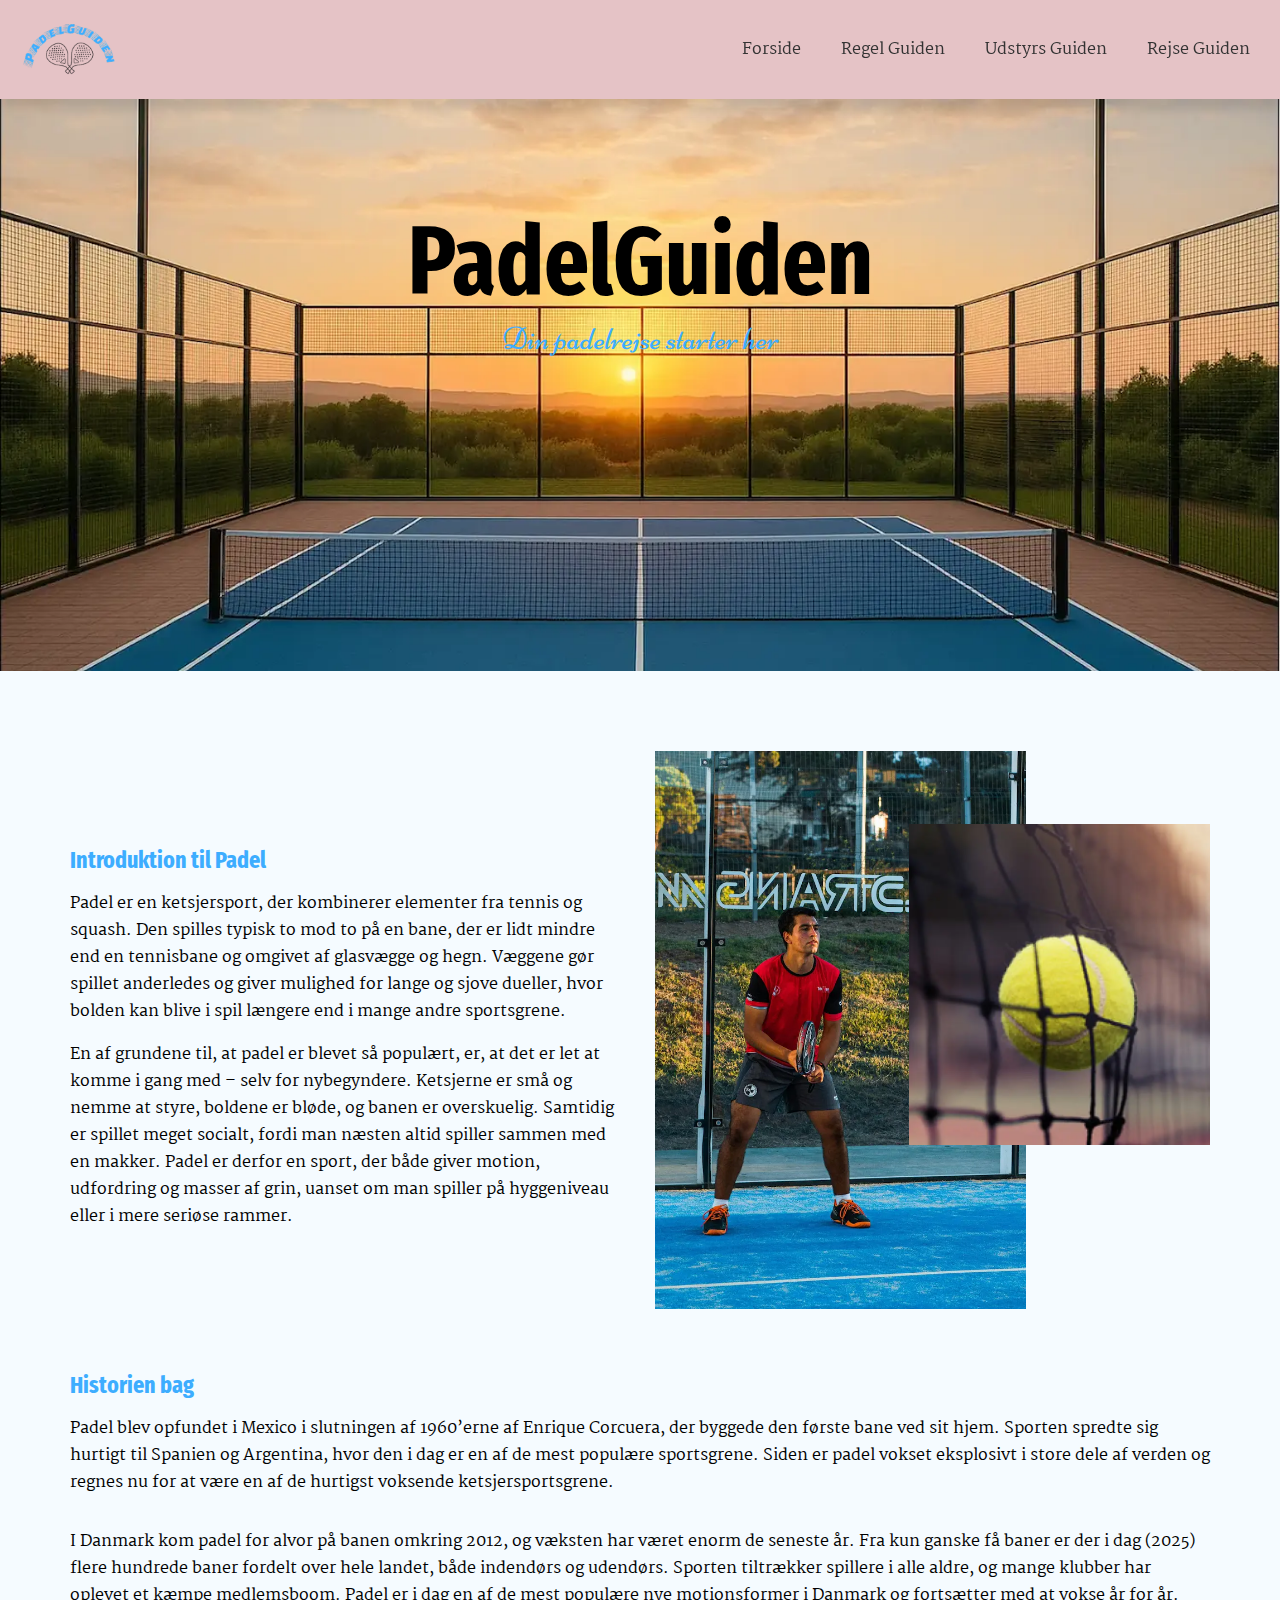
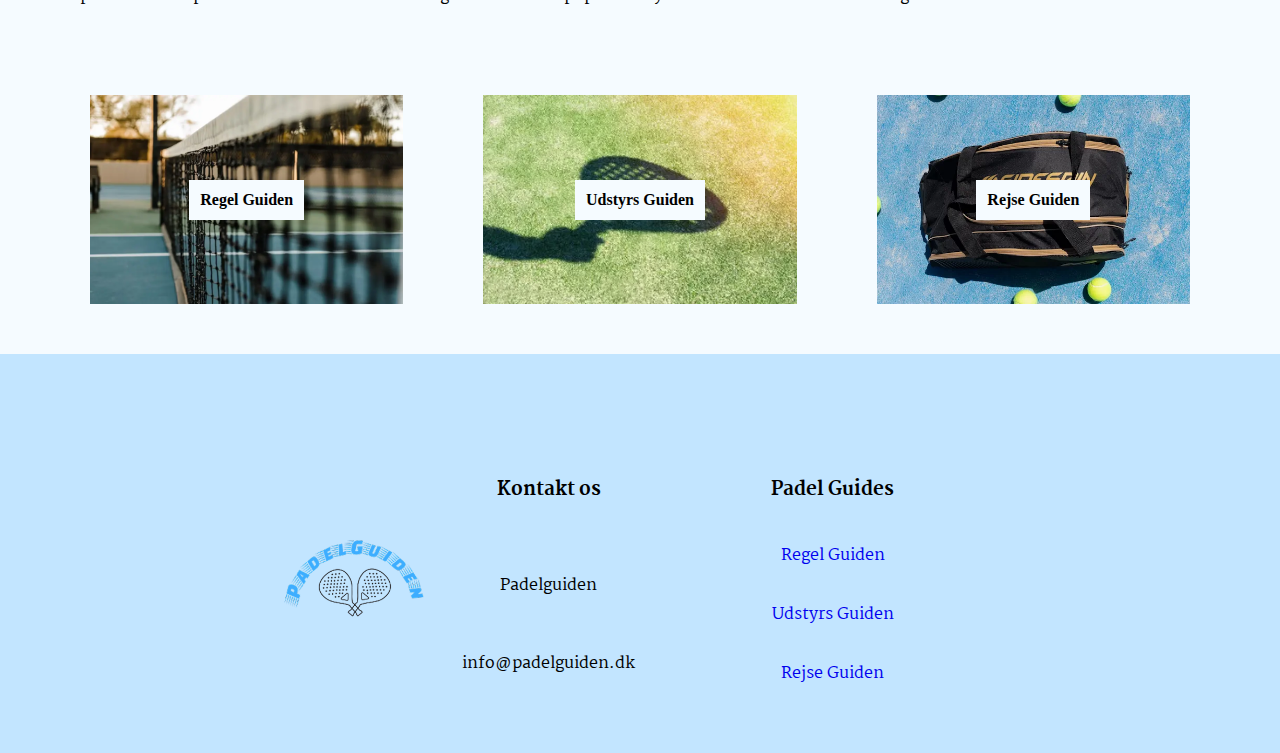
<file: index.html>
<!DOCTYPE html>
<html lang="da">

<head>
    <meta name="robots" content="noindex">
    <meta charset="UTF-8">
    <meta name="viewport" content="width=device-width, initial-scale=1.0">
    <title>PadelGuiden</title>
    <link rel="icon" type="image/png" sizes="32x32" href="favicon_io (4)/apple-touch-icon.png">


    <link rel="preconnect" href="https://fonts.googleapis.com">
    <link rel="preconnect" href="https://fonts.gstatic.com" crossorigin>
    <link
        href="https://fonts.googleapis.com/css2?family=Fira+Sans+Extra+Condensed:ital,wght@0,100;0,200;0,300;0,400;0,500;0,600;0,700;0,800;0,900;1,100;1,200;1,300;1,400;1,500;1,600;1,700;1,800;1,900&display=swap"
        rel="stylesheet">

    <link rel="preconnect" href="https://fonts.googleapis.com">
    <link rel="preconnect" href="https://fonts.gstatic.com" crossorigin>
    <link href="https://fonts.googleapis.com/css2?family=Martel:wght@200;300;400;600;700;800;900&display=swap"
        rel="stylesheet">
    <link rel="preconnect" href="https://fonts.googleapis.com">
    <link rel="preconnect" href="https://fonts.gstatic.com" crossorigin>
    <link href="https://fonts.googleapis.com/css2?family=Niconne&display=swap" rel="stylesheet">

    <link rel="stylesheet" href="style.css">
    <link rel="stylesheet" href="layout.css">
</head>

<body>
    <header>
        <div class="logo">
            <a href="index.html">
                <img src="img/logo.png" alt="Logo">
            </a>
        </div>
        <nav>
            <ul class="menu">
                <li><a href="index.html">Forside</a></li>
                <li><a href="regler.html">Regel Guiden</a></li>
                <li><a href="udstyr.html">Udstyrs Guiden</a></li>
                <li><a href="rejse.html">Rejse Guiden</a></li>
            </ul>
            <button class="burger">
                <span class="line"></span>
                <span class="line"></span>
                <span class="line"></span>
            </button>
        </nav>

    </header>
    <main class="main_forside">
        <div class="grid_bgbilled">
            <div class="baggrundbillede"><img src="img/padelbane-bg.webp" alt="Padelbane med sol i baggrunden"></div>
            <h1 class="h1_forside">PadelGuiden</h1>
            <h2 class="h2_forside">Din padelrejse starter her</h2>
        </div>
        <div class="width_forside">
            <div class="grid_1_1_forside">
                <div class="tekst1">
                    <h2>Introduktion til Padel</h2>
                    <p>Padel er en ketsjersport, der kombinerer elementer fra tennis og squash. Den spilles typisk to
                        mod
                        to
                        på en bane, der er
                        lidt mindre end en tennisbane og omgivet af glasvægge og hegn. Væggene gør spillet anderledes og
                        giver
                        mulighed for
                        lange og sjove dueller, hvor bolden kan blive i spil længere end i mange andre sportsgrene.
                    </p>

                    <p>
                        En af grundene til, at padel er blevet så populært, er, at det er let at komme i gang med – selv
                        for
                        nybegyndere.
                        Ketsjerne er små og nemme at styre, boldene er bløde, og banen er overskuelig. Samtidig er
                        spillet
                        meget
                        socialt, fordi
                        man næsten altid spiller sammen med en makker.
                        Padel er derfor en sport, der både giver motion, udfordring og masser af grin, uanset om man
                        spiller
                        på
                        hyggeniveau
                        eller i mere seriøse rammer.
                    </p>
                </div>
                <div class="overlap">
                    <div class="padelspiller"><img src="img/padelspiller.webp" alt="Padelspiller"></div>
                    <div class="padelbold"><img src="img/padelbold.webp" alt="padelbold"></div>
                </div>
                <div class="tekst2">
                    <h2>Historien bag</h2>
                    <p>Padel blev opfundet i Mexico i slutningen af 1960’erne af Enrique Corcuera, der byggede den
                        første bane ved sit hjem.
                        Sporten spredte sig hurtigt til Spanien og Argentina, hvor den i dag er en af de mest populære
                        sportsgrene. Siden er
                        padel vokset eksplosivt i store dele af verden og regnes nu for at være en af de hurtigst
                        voksende ketsjersportsgrene.
                    </p>
                    <p>
                        I Danmark kom padel for alvor på banen omkring 2012, og væksten har været enorm de seneste år.
                        Fra kun ganske få baner
                        er der i dag (2025) flere hundrede baner fordelt over hele landet, både indendørs og udendørs.
                        Sporten tiltrækker
                        spillere i alle aldre, og mange klubber har oplevet et kæmpe medlemsboom. Padel er i dag en af
                        de mest populære nye
                        motionsformer i Danmark og fortsætter med at vokse år for år.
                    </p>
                </div>
            </div>
            <div class="grid_1_1_1">
                <div class="cta">
                    <div class="billede_cta"><img src="img/regelguide.webp" alt="Billede af net"></div>
                    <a class="menupunkt" href="regler.html">Regel Guiden</a>
                </div>
                <div class="cta">
                    <div class="billede_cta"><img src="img/udstyrguide.webp" alt="Skyggen af et bat"></div>
                    <a class="menupunkt" href="udstyr.html">Udstyrs Guiden</a>
                </div>
                <div class="cta">
                    <div class="billede_cta"><img src="img/rejseguide.webp" alt="Billede af taske"></div>
                    <a class="menupunkt" href="rejse.html">Rejse Guiden</a>
                </div>
            </div>
        </div>
    </main>
    <footer>
        <div class="grid_footer">
            <div class="footer_logo"><img src="img/logo.png" alt="Logo"></div>
            <div class="footer_kontakt">
                <h3 class="footer_h3">Kontakt os</h3>
                <p>Padelguiden</p>
                <p>info@padelguiden.dk</p>
            </div>
            <div class="footer_guide">
                <h3 class="footer_h3">Padel Guides</h3>
                <a href="regler.html">
                    <p>Regel Guiden</p>
                </a>
                <a href="udstyr.html">
                    <p>Udstyrs Guiden</p>
                </a>
                <a href="rejse.html">
                    <p>Rejse Guiden</p>
                </a>
            </div>
        </div>

    </footer>
    <script src="menu.js"></script>

</body>

</html>
</file>
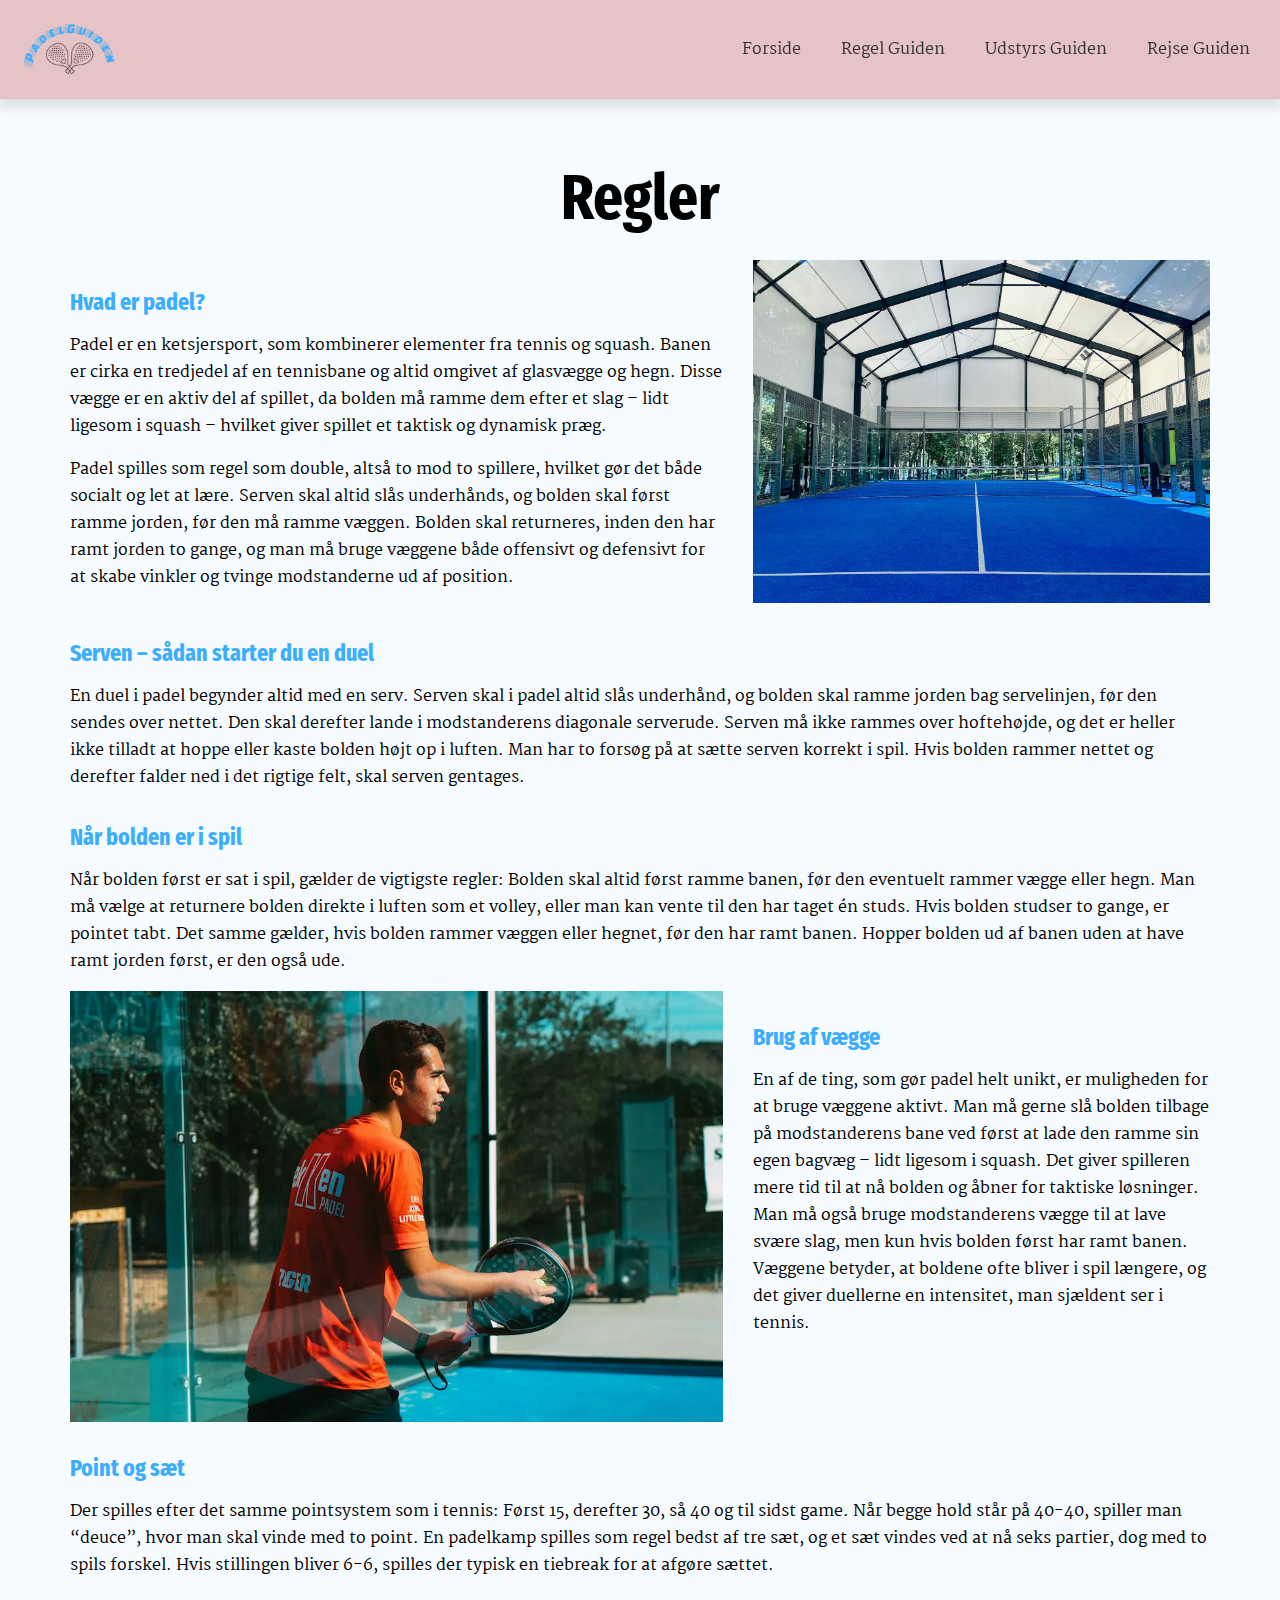
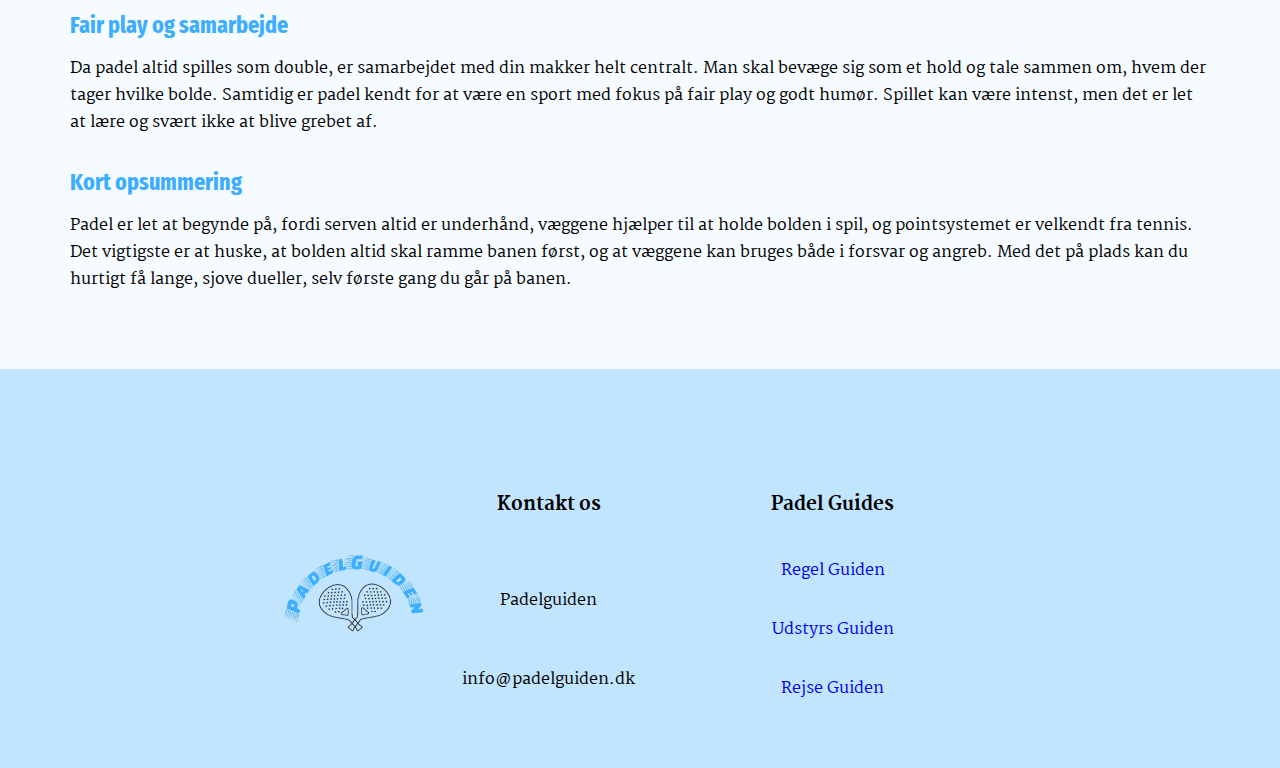
<file: regler.html>
<!DOCTYPE html>
<html lang="da">

<head>
    <meta name="robots" content="noindex">
    <meta charset="UTF-8">
    <meta name="viewport" content="width=device-width, initial-scale=1.0">
    <title>PadelGuiden</title>
    <link rel="icon" type="image/png" sizes="32x32" href="favicon_io (4)/apple-touch-icon.png">

    <link rel="preconnect" href="https://fonts.googleapis.com">
    <link rel="preconnect" href="https://fonts.gstatic.com" crossorigin>
    <link
        href="https://fonts.googleapis.com/css2?family=Fira+Sans+Extra+Condensed:ital,wght@0,100;0,200;0,300;0,400;0,500;0,600;0,700;0,800;0,900;1,100;1,200;1,300;1,400;1,500;1,600;1,700;1,800;1,900&display=swap"
        rel="stylesheet">

    <link rel="preconnect" href="https://fonts.googleapis.com">
    <link rel="preconnect" href="https://fonts.gstatic.com" crossorigin>
    <link href="https://fonts.googleapis.com/css2?family=Martel:wght@200;300;400;600;700;800;900&display=swap"
        rel="stylesheet">

    <link rel="stylesheet" href="style.css">
    <link rel="stylesheet" href="layout.css">
</head>

<body>
    <header>
        <div class="logo">
            <a href="index.html">
                <img src="img/logo.png" alt="Logo">
            </a>
        </div>
        <nav>
            <ul class="menu">
                <li><a href="index.html">Forside</a></li>
                <li><a href="regler.html">Regel Guiden</a></li>
                <li><a href="udstyr.html">Udstyrs Guiden</a></li>
                <li><a href="rejse.html">Rejse Guiden</a></li>
            </ul>
            <button class="burger">
                <span class="line"></span>
                <span class="line"></span>
                <span class="line"></span>
            </button>
        </nav>

    </header>
    <main>
        <h1>Regler</h1>
        <div class="grid-1-1">
            <div>
                <h2>Hvad er padel?</h2>
                <p>Padel er en ketsjersport, som kombinerer elementer fra tennis og squash. Banen er cirka en tredjedel
                    af en tennisbane og
                    altid omgivet af glasvægge og hegn. Disse vægge er en aktiv del af spillet, da bolden må ramme dem
                    efter et slag – lidt
                    ligesom i squash – hvilket giver spillet et taktisk og dynamisk præg.</p>
                <p>Padel spilles som regel som double, altså to mod to spillere, hvilket gør det både socialt og let at
                    lære. Serven skal
                    altid slås underhånds, og bolden skal først ramme jorden, før den må ramme væggen. Bolden skal
                    returneres, inden den har
                    ramt jorden to gange, og man må bruge væggene både offensivt og defensivt for at skabe vinkler og
                    tvinge modstanderne ud
                    af position.</p>
            </div>
            <div class="padelbane_regler">
                <img src="img/padelbane.webp" alt="Padelbane">
            </div>
        </div>
        <h2>Serven – sådan starter du en duel</h2>
        <p>En duel i padel begynder altid med en serv. Serven skal i padel altid slås underhånd, og bolden skal ramme
            jorden bag
            servelinjen, før den sendes over nettet. Den skal derefter lande i modstanderens diagonale serverude. Serven
            må ikke
            rammes over hoftehøjde, og det er heller ikke tilladt at hoppe eller kaste bolden højt op i luften. Man har
            to forsøg på
            at sætte serven korrekt i spil. Hvis bolden rammer nettet og derefter falder ned i det rigtige felt, skal
            serven
            gentages.
        </p>
        <h2>Når bolden er i spil</h2>
        <p>Når bolden først er sat i spil, gælder de vigtigste regler: Bolden skal altid først ramme banen, før den
            eventuelt
            rammer vægge eller hegn. Man må vælge at returnere bolden direkte i luften som et volley, eller man kan
            vente til den
            har taget én studs. Hvis bolden studser to gange, er pointet tabt. Det samme gælder, hvis bolden rammer
            væggen eller
            hegnet, før den har ramt banen. Hopper bolden ud af banen uden at have ramt jorden først, er den også ude.
        </p>
        <div class="grid-1-1">
            <div>
                <h2>Brug af vægge
                </h2>
                <p>En af de ting, som gør padel helt unikt, er muligheden for at bruge væggene aktivt. Man må gerne slå
                    bolden tilbage på
                    modstanderens bane ved først at lade den ramme sin egen bagvæg – lidt ligesom i squash. Det giver
                    spilleren mere tid til
                    at nå bolden og åbner for taktiske løsninger. Man må også bruge modstanderens vægge til at lave
                    svære
                    slag, men kun hvis
                    bolden først har ramt banen. Væggene betyder, at boldene ofte bliver i spil længere, og det giver
                    duellerne en
                    intensitet, man sjældent ser i tennis.
                </p>
            </div>
            <div class="order"><img src="img/glas.webp" alt="Mand som står ved glasset på en padelbane"></div>
        </div>
        <h2>Point og sæt</h2>
        <p>Der spilles efter det samme pointsystem som i tennis: Først 15, derefter 30, så 40 og til sidst game. Når
            begge hold
            står på 40-40, spiller man “deuce”, hvor man skal vinde med to point. En padelkamp spilles som regel bedst
            af tre sæt,
            og et sæt vindes ved at nå seks partier, dog med to spils forskel. Hvis stillingen bliver 6-6, spilles der
            typisk en
            tiebreak for at afgøre sættet.
        </p>
        <h2>Fair play og samarbejde</h2>
        <p>Da padel altid spilles som double, er samarbejdet med din makker helt centralt. Man skal bevæge sig som et
            hold og tale
            sammen om, hvem der tager hvilke bolde. Samtidig er padel kendt for at være en sport med fokus på fair play
            og godt
            humør. Spillet kan være intenst, men det er let at lære og svært ikke at blive grebet af.
        </p>
        <h2>Kort opsummering</h2>
        <p>Padel er let at begynde på, fordi serven altid er underhånd, væggene hjælper til at holde bolden i spil, og
            pointsystemet er velkendt fra tennis. Det vigtigste er at huske, at bolden altid skal ramme banen først, og
            at væggene
            kan bruges både i forsvar og angreb. Med det på plads kan du hurtigt få lange, sjove dueller, selv første
            gang du går på
            banen.
        </p>
    </main>
    <footer>
        <div class="grid_footer">
            <div class="footer_logo"><img src="img/logo.png" alt="Logo"></div>
            <div class="footer_kontakt">
                <h3 class="footer_h3">Kontakt os</h3>
                <p>Padelguiden</p>
                <p>info@padelguiden.dk</p>
            </div>
            <div class="footer_guide">
                <h3 class="footer_h3">Padel Guides</h3>
                <a href="regler.html">
                    <p>Regel Guiden</p>
                </a>
                <a href="udstyr.html">
                    <p>Udstyrs Guiden</p>
                </a>
                <a href="rejse.html">
                    <p>Rejse Guiden</p>
                </a>
            </div>
        </div>
    </footer>
    <script src="menu.js"></script>
</body>

</html>
</file>
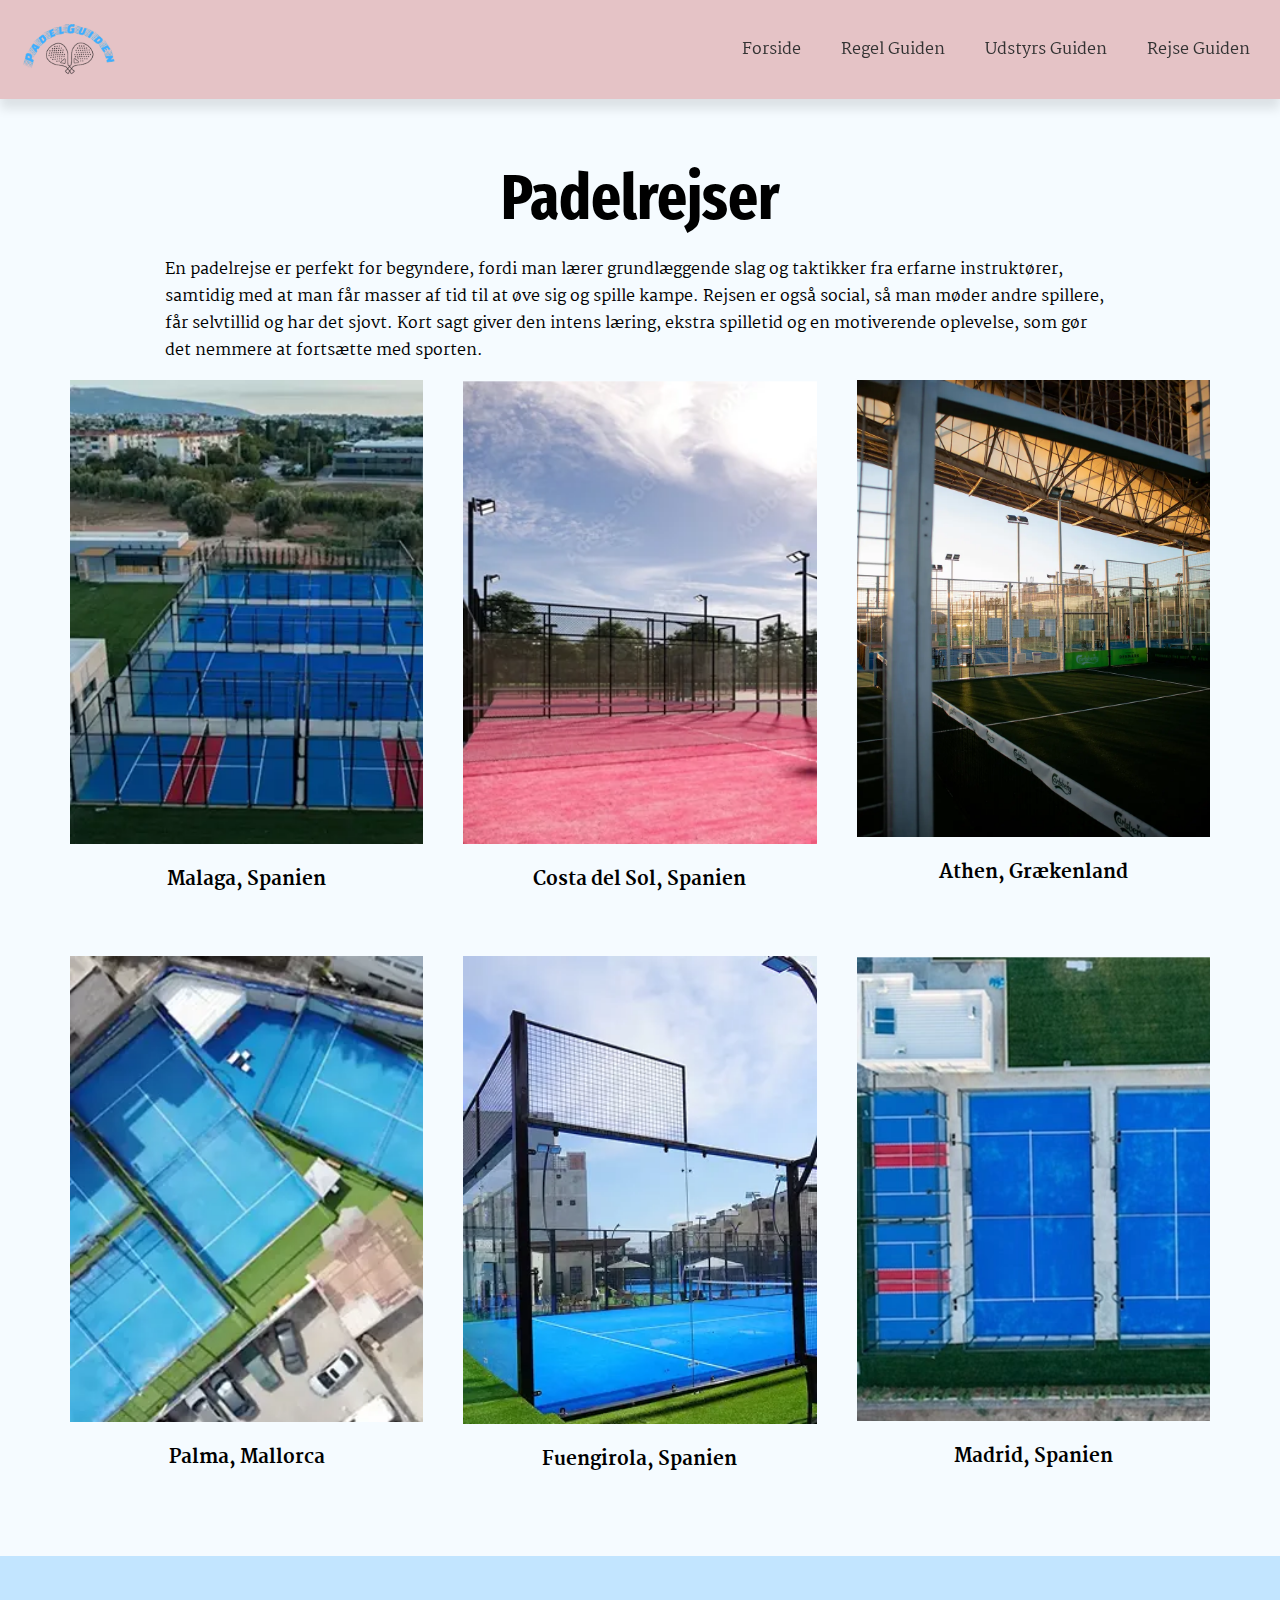
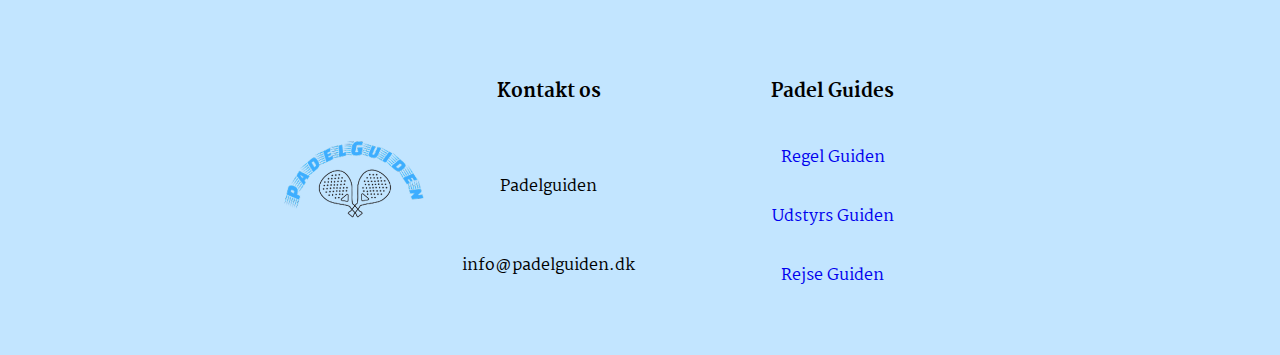
<file: rejse.html>
<!DOCTYPE html>
<html lang="da">

<head>
    <meta name="robots" content="noindex">
    <meta charset="UTF-8">
    <meta name="viewport" content="width=device-width, initial-scale=1.0">
    <title>PadelGuiden</title>
    <link rel="icon" type="image/png" sizes="32x32" href="favicon_io (4)/apple-touch-icon.png">

    <link rel="preconnect" href="https://fonts.googleapis.com">
    <link rel="preconnect" href="https://fonts.gstatic.com" crossorigin>
    <link
        href="https://fonts.googleapis.com/css2?family=Fira+Sans+Extra+Condensed:ital,wght@0,100;0,200;0,300;0,400;0,500;0,600;0,700;0,800;0,900;1,100;1,200;1,300;1,400;1,500;1,600;1,700;1,800;1,900&display=swap"
        rel="stylesheet">

    <link rel="preconnect" href="https://fonts.googleapis.com">
    <link rel="preconnect" href="https://fonts.gstatic.com" crossorigin>
    <link href="https://fonts.googleapis.com/css2?family=Martel:wght@200;300;400;600;700;800;900&display=swap"
        rel="stylesheet">

    <link rel="stylesheet" href="style.css">
    <link rel="stylesheet" href="layout.css">
</head>

<body>
    <header>
        <div class="logo">
            <a href="index.html">
                <img src="img/logo.png" alt="Logo">
            </a>
        </div>
        <nav>
            <ul class="menu">
                <li><a href="index.html">Forside</a></li>
                <li><a href="regler.html">Regel Guiden</a></li>
                <li><a href="udstyr.html">Udstyrs Guiden</a></li>
                <li><a href="rejse.html">Rejse Guiden</a></li>
            </ul>
            <button class="burger">
                <span class="line"></span>
                <span class="line"></span>
                <span class="line"></span>
            </button>
        </nav>

    </header>
    <main>
        <div>
            <h1>Padelrejser</h1>
            <div class="p_rejse">
                <p>En padelrejse er perfekt for begyndere, fordi man lærer grundlæggende slag og taktikker fra erfarne
                    instruktører,
                    samtidig med at man får masser af tid til at øve sig og spille kampe. Rejsen er også social, så man
                    møder andre
                    spillere, får selvtillid og har det sjovt. Kort sagt giver den intens læring, ekstra spilletid og en
                    motiverende
                    oplevelse, som gør det nemmere at fortsætte med sporten.
                </p>
            </div>
        </div>
        <div class="grid-padel">
            <div><a class="img_cta" href="spanien.html"> <img src="img/malagaa.webp" alt="Spanien">
                </a>
                <a class="tekst_cta" href="spanien.html">
                    <h3>Malaga, Spanien</h3>
                </a>
            </div>
            <div><a class="img_cta" href="spanien.html"> <img src="img/costadelsol.webp" alt="Spanien">
                </a>
                <a class="tekst_cta" href="spanien.html">
                    <h3>Costa del Sol, Spanien</h3>
                </a>
            </div>
            <div><a class="img_cta" href="spanien.html"> <img src="img/greece.webp" alt="Spanien">
                </a>
                <a class="tekst_cta" href="spanien.html">
                    <h3>Athen, Grækenland</h3>
                </a>
            </div>
            <div><a class="img_cta" href="spanien.html"> <img src="img/spa.webp" alt="Spanien">
                </a>
                <a class="tekst_cta" href="spanien.html">
                    <h3>Palma, Mallorca</h3>
                </a>
            </div>
            <div><a class="img_cta" href="spanien.html"> <img src="img/grecce2.webp" alt="Spanien">
                </a>
                <a class="tekst_cta" href="spanien.html">
                    <h3>Fuengirola, Spanien</h3>
                </a>
            </div>
            <div><a class="img_cta" href="spanien.html"> <img src="img/spanienn.webp" alt="Spanien">
                </a>
                <a class="tekst_cta" href="spanien.html">
                    <h3>Madrid, Spanien</h3>
                </a>
            </div>
        </div>
    </main>
    <footer>
        <div class="grid_footer">
            <div class="footer_logo"><img src="img/logo.png" alt="Logo"></div>
            <div class="footer_kontakt">
                <h3 class="footer_h3">Kontakt os</h3>
                <p>Padelguiden</p>
                <p>info@padelguiden.dk</p>
            </div>
            <div class="footer_guide">
                <h3 class="footer_h3">Padel Guides</h3>
                <a href="regler.html">
                    <p>Regel Guiden</p>
                </a>
                <a href="udstyr.html">
                    <p>Udstyrs Guiden</p>
                </a>
                <a href="rejse.html">
                    <p>Rejse Guiden</p>
                </a>
            </div>
        </div>
    </footer>
    <script src="menu.js"></script>
</body>

</html>
</file>
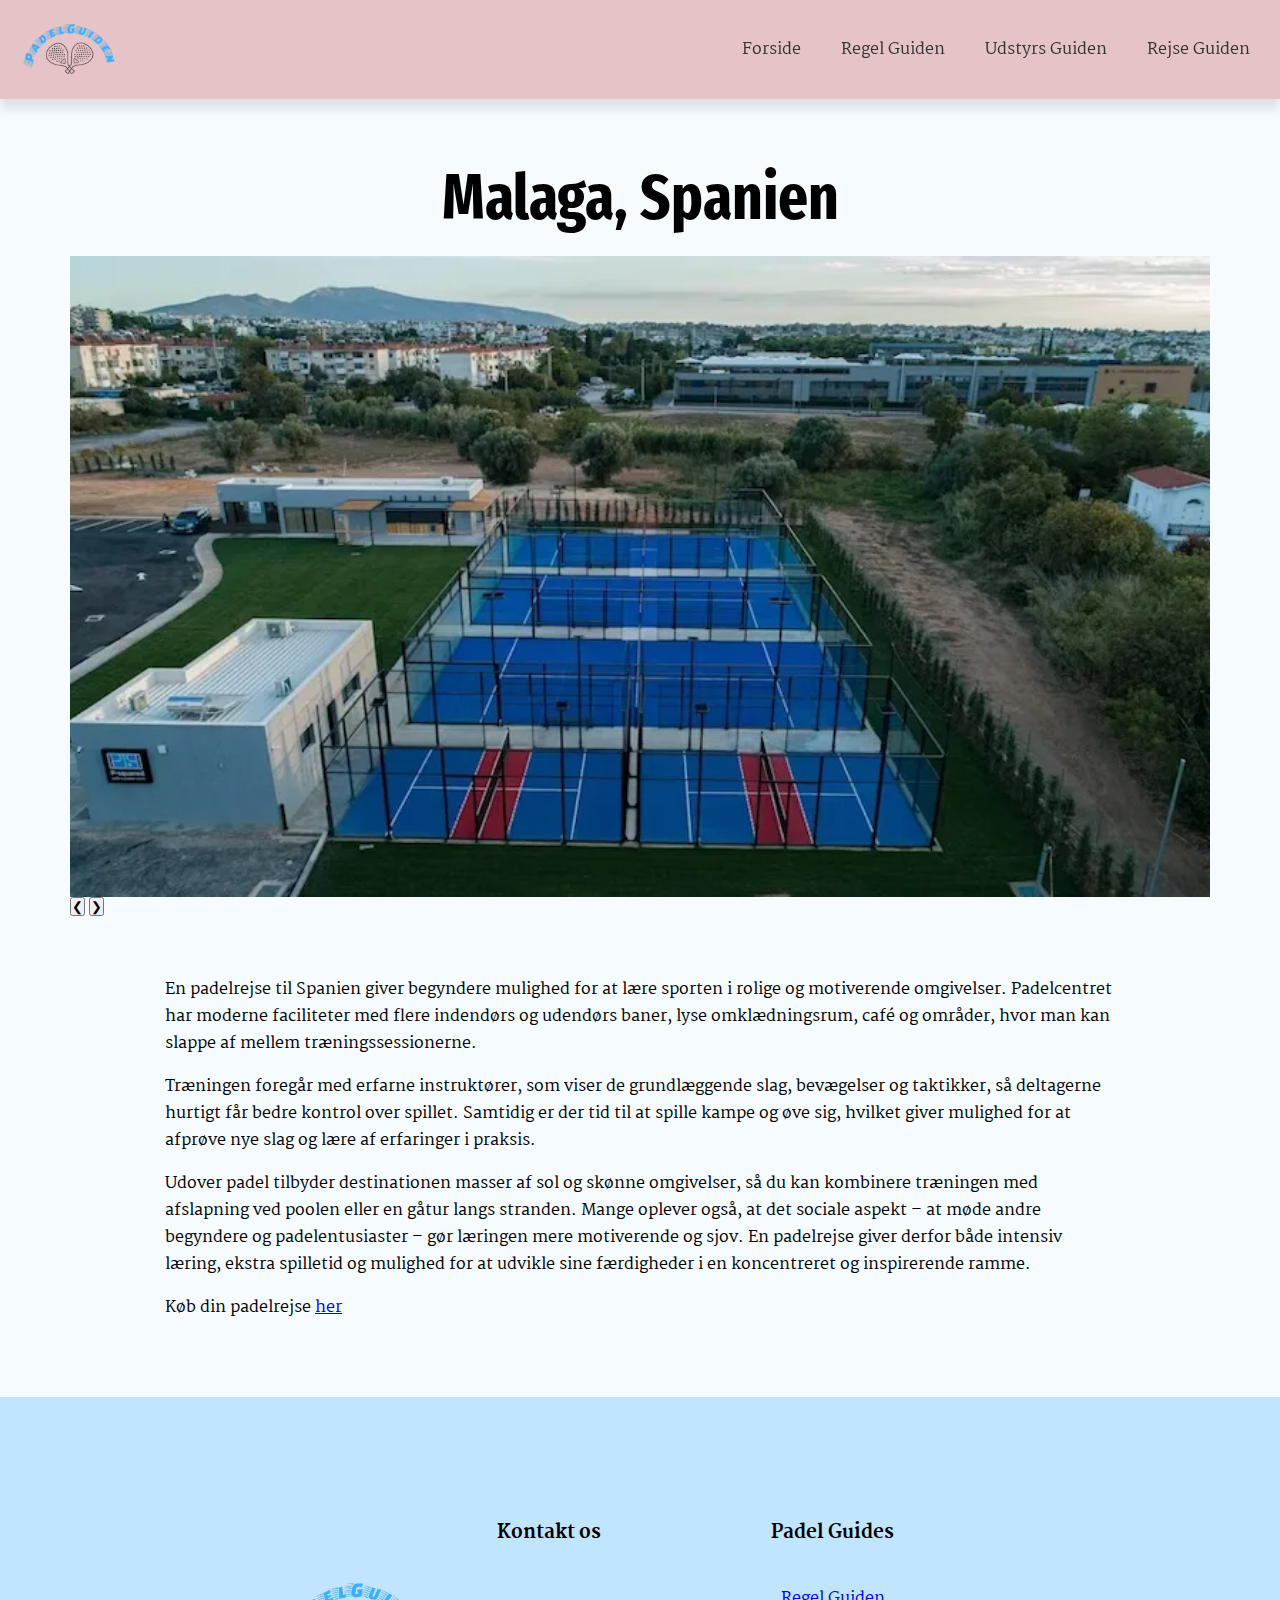
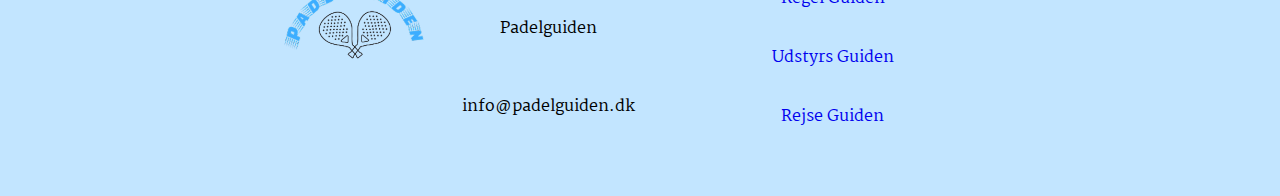
<file: spanien.html>
<!DOCTYPE html>
<html lang="da">

<head>
    <meta name="robots" content="noindex">
    <title>Malaga, Spanien</title>
    <link rel="icon" type="image/png" sizes="32x32" href="favicon_io (4)/apple-touch-icon.png">

    <meta name="viewport" content="width=device-width, initial-scale=1">
    <link rel="stylesheet" href="https://www.w3schools.com/w3css/5/w3.css">

    <link rel="preconnect" href="https://fonts.googleapis.com">
    <link rel="preconnect" href="https://fonts.gstatic.com" crossorigin>
    <link
        href="https://fonts.googleapis.com/css2?family=Fira+Sans+Extra+Condensed:ital,wght@0,100;0,200;0,300;0,400;0,500;0,600;0,700;0,800;0,900;1,100;1,200;1,300;1,400;1,500;1,600;1,700;1,800;1,900&display=swap"
        rel="stylesheet">

    <link rel="preconnect" href="https://fonts.googleapis.com">
    <link rel="preconnect" href="https://fonts.gstatic.com" crossorigin>
    <link href="https://fonts.googleapis.com/css2?family=Martel:wght@200;300;400;600;700;800;900&display=swap"
        rel="stylesheet">

    <link rel="stylesheet" href="style.css">
    <link rel="stylesheet" href="layout.css">
</head>

<body>
    <header>
        <div class="logo">
            <a href="index.html">
                <img src="img/logo.png" alt="Logo">
            </a>
        </div>
        <nav>
            <ul class="menu">
                <li><a href="index.html">Forside</a></li>
                <li><a href="regler.html">Regel Guiden</a></li>
                <li><a href="udstyr.html">Udstyrs Guiden</a></li>
                <li><a href="rejse.html">Rejse Guiden</a></li>
            </ul>
            <button class="burger">
                <span class="line"></span>
                <span class="line"></span>
                <span class="line"></span>
            </button>
        </nav>

    </header>
    <main>
        <h1 class="w3-center">Malaga, Spanien</h1>

        <div class="w3-content w3-display-container">
            <img class="mySlides" src="img/spanien.webp" alt="padelbaner" style="width:100%">
            <img class="mySlides" src="img/hotel.webp" alt="Hotel" style="width:100%">
            <img class="mySlides" src="img/strand.webp" alt="strand" style="width:100%">
            <img class="mySlides" src="img/villa.webp" alt="padelspiller" style="width:100%">
            <img class="mySlides" src="img/baneomraade.webp" alt="padelspiller" style="width:100%">

            <button class="w3-button w3-black w3-display-left" onclick="plusDivs(-1)">&#10094;</button>
            <button class="w3-button w3-black w3-display-right" onclick="plusDivs(1)">&#10095;</button>
        </div>
        <div class="p_spanien">
            <p>En padelrejse til Spanien giver begyndere mulighed for at lære sporten i rolige og motiverende
                omgivelser.
                Padelcentret
                har moderne faciliteter med flere indendørs og udendørs baner, lyse omklædningsrum, café og områder,
                hvor
                man kan slappe
                af mellem træningssessionerne.</p>
            <p>
                Træningen foregår med erfarne instruktører, som viser de grundlæggende slag, bevægelser og taktikker, så
                deltagerne
                hurtigt får bedre kontrol over spillet. Samtidig er der tid til at spille kampe og øve sig, hvilket
                giver
                mulighed for
                at afprøve nye slag og lære af erfaringer i praksis.</p>
            <p>
                Udover padel tilbyder destinationen masser af sol og skønne omgivelser, så du kan kombinere træningen
                med
                afslapning ved
                poolen eller en gåtur langs stranden. Mange oplever også, at det sociale aspekt – at møde andre
                begyndere og
                padelentusiaster – gør læringen mere motiverende og sjov. En padelrejse giver derfor både intensiv
                læring,
                ekstra
                spilletid og mulighed for at udvikle sine færdigheder i en koncentreret og inspirerende ramme.
            </p>
            <p>Køb din padelrejse <a href="https://padelrejsespanien.dk/" target="_blank">
                    her</a></p>
        </div>
    </main>
    <footer>
        <div class="grid_footer">
            <div class="footer_logo"><img src="img/logo.png" alt="Logo"></div>
            <div class="footer_kontakt">
                <h3 class="footer_h3">Kontakt os</h3>
                <p>Padelguiden</p>
                <p>info@padelguiden.dk</p>
            </div>
            <div class="footer_guide">
                <h3 class="footer_h3">Padel Guides</h3>
                <a href="regler.html">
                    <p>Regel Guiden</p>
                </a>
                <a href="udstyr.html">
                    <p>Udstyrs Guiden</p>
                </a>
                <a href="rejse.html">
                    <p>Rejse Guiden</p>
                </a>
            </div>
        </div>
    </footer>
    <script src="menu.js"></script>
    <script>
        var slideIndex = 1;
        showDivs(slideIndex);

        function plusDivs(n) {
            showDivs(slideIndex += n);
        }

        function showDivs(n) {
            var i;
            var x = document.getElementsByClassName("mySlides");
            if (n > x.length) { slideIndex = 1 }
            if (n < 1) { slideIndex = x.length }
            for (i = 0; i < x.length; i++) {
                x[i].style.display = "none";
            }
            x[slideIndex - 1].style.display = "block";
        }
    </script>

</body>

</html>
</file>
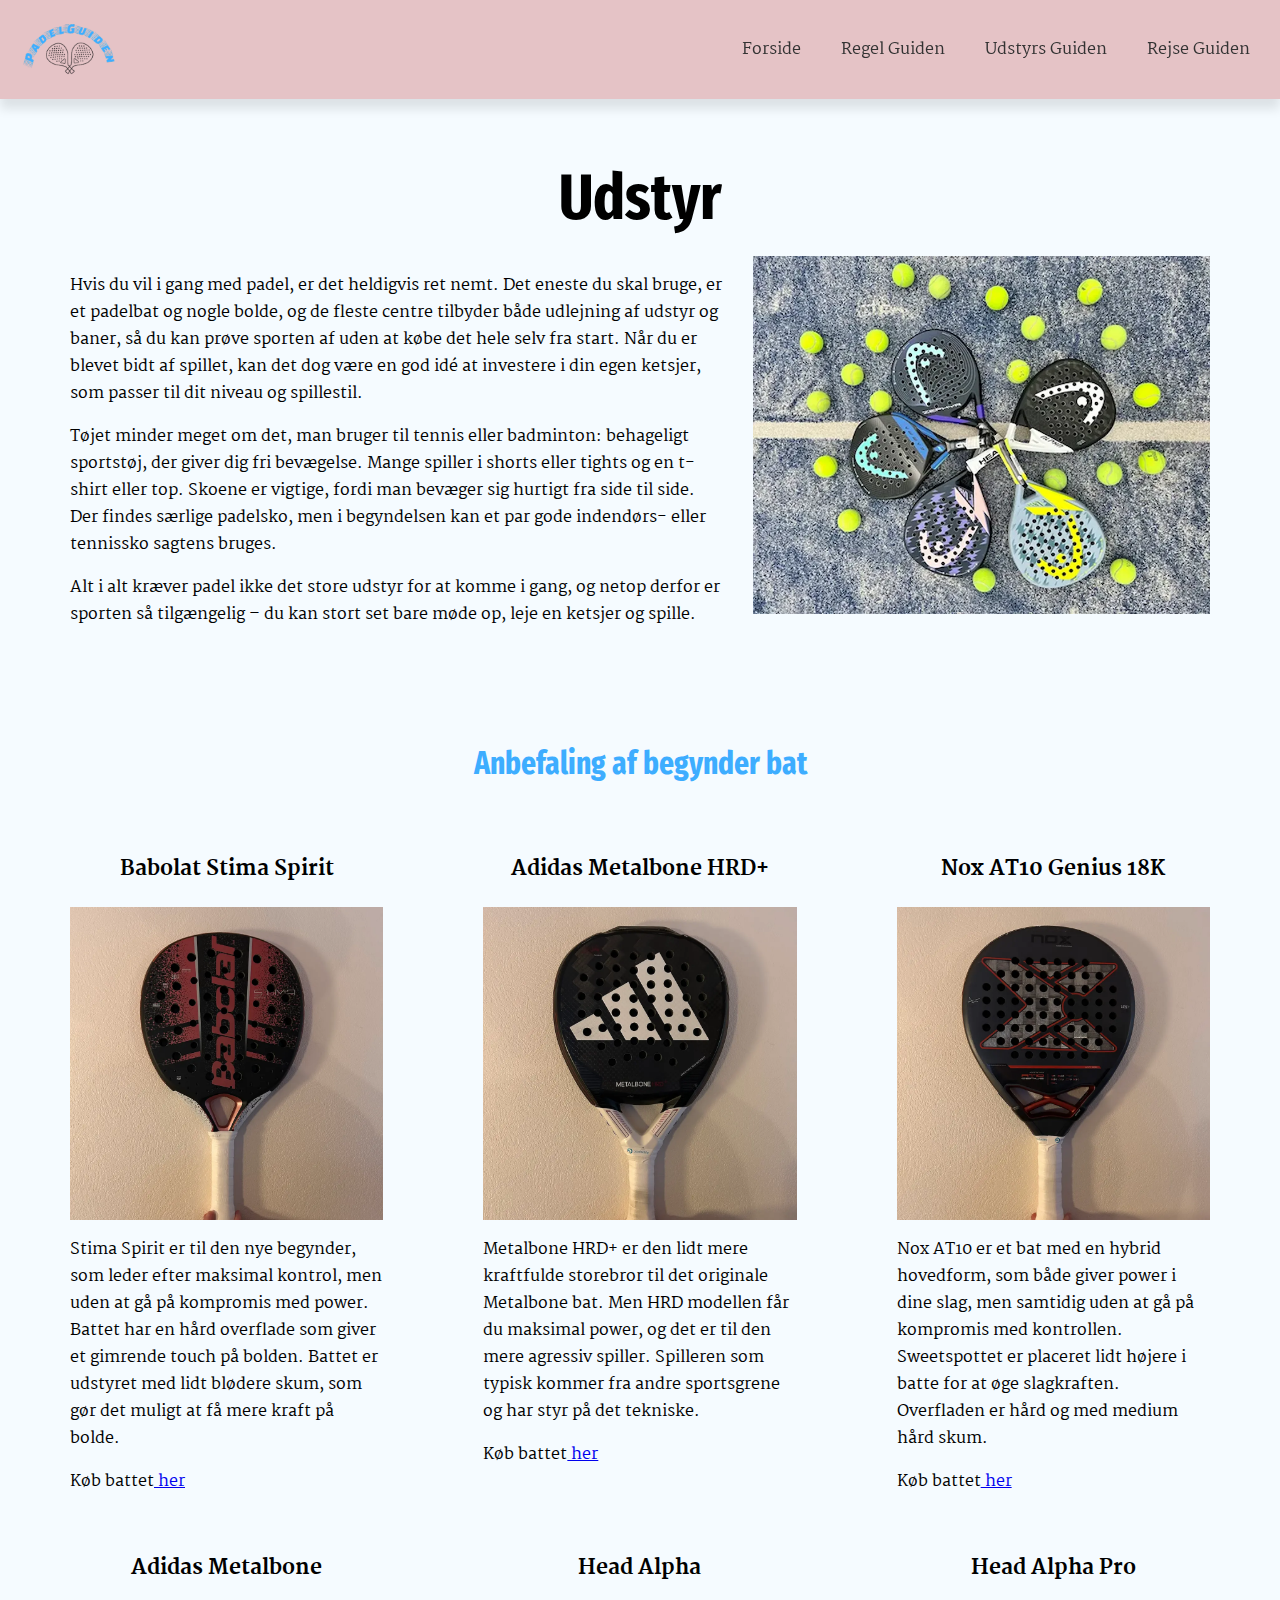
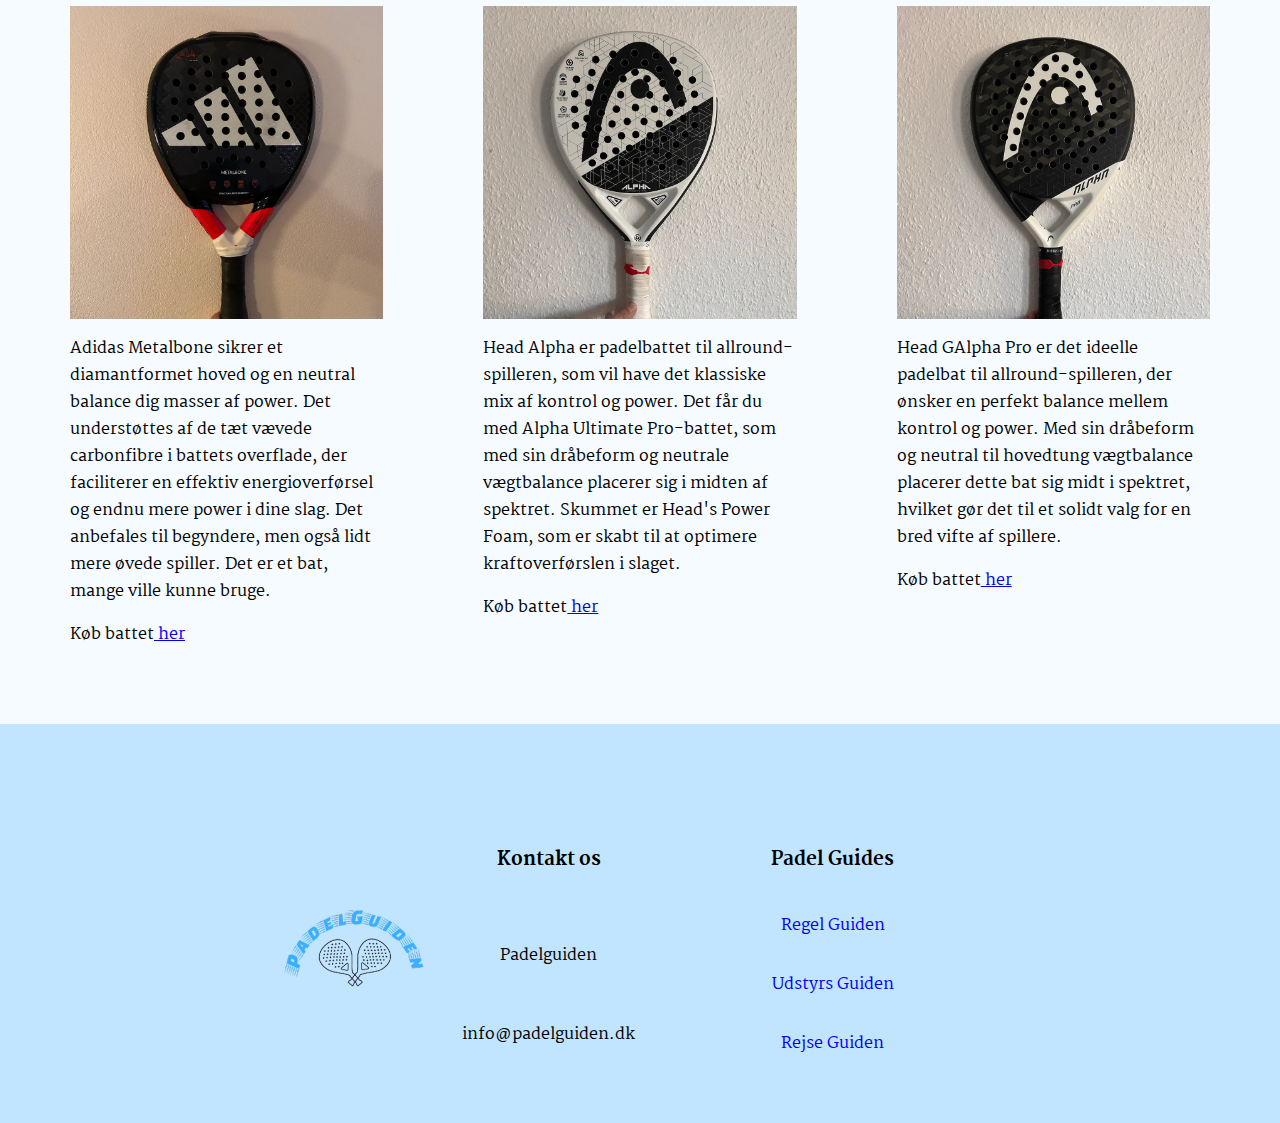
<file: udstyr.html>
<!DOCTYPE html>
<html lang="da">

<head>
    <meta name="robots" content="noindex">
    <meta charset="UTF-8">
    <meta name="viewport" content="width=device-width, initial-scale=1.0">
    <title>PadelGuiden</title>
    <link rel="icon" type="image/png" sizes="32x32" href="favicon_io (4)/apple-touch-icon.png">

    <link rel="preconnect" href="https://fonts.googleapis.com">
    <link rel="preconnect" href="https://fonts.gstatic.com" crossorigin>
    <link
        href="https://fonts.googleapis.com/css2?family=Fira+Sans+Extra+Condensed:ital,wght@0,100;0,200;0,300;0,400;0,500;0,600;0,700;0,800;0,900;1,100;1,200;1,300;1,400;1,500;1,600;1,700;1,800;1,900&display=swap"
        rel="stylesheet">

    <link rel="preconnect" href="https://fonts.googleapis.com">
    <link rel="preconnect" href="https://fonts.gstatic.com" crossorigin>
    <link href="https://fonts.googleapis.com/css2?family=Martel:wght@200;300;400;600;700;800;900&display=swap"
        rel="stylesheet">

    <link rel="stylesheet" href="style.css">
    <link rel="stylesheet" href="layout.css">
</head>

<body>
    <header>
        <div class="logo">
            <a href="index.html">
                <img src="img/logo.png" alt="Logo">
            </a>
        </div>
        <nav>
            <ul class="menu">
                <li><a href="index.html">Forside</a></li>
                <li><a href="regler.html">Regel Guiden</a></li>
                <li><a href="udstyr.html">Udstyrs Guiden</a></li>
                <li><a href="rejse.html">Rejse Guiden</a></li>
            </ul>
            <button class="burger">
                <span class="line"></span>
                <span class="line"></span>
                <span class="line"></span>
            </button>
        </nav>

    </header>
    <main>
        <h1>Udstyr</h1>
        <div class="grid-1-1">
            <div>
                <p>Hvis du vil i gang med padel, er det heldigvis ret nemt. Det eneste du skal bruge, er et padelbat og
                    nogle bolde, og de
                    fleste centre tilbyder både udlejning af udstyr og baner, så du kan prøve sporten af uden at købe
                    det
                    hele selv fra
                    start. Når du er blevet bidt af spillet, kan det dog være en god idé at investere i din egen
                    ketsjer,
                    som passer til dit
                    niveau og spillestil.
                </p>
                <p>
                    Tøjet minder meget om det, man bruger til tennis eller badminton: behageligt sportstøj, der giver
                    dig
                    fri bevægelse.
                    Mange spiller i shorts eller tights og en t-shirt eller top. Skoene er vigtige, fordi man bevæger
                    sig
                    hurtigt fra side
                    til side. Der findes særlige padelsko, men i begyndelsen kan et par gode indendørs- eller tennissko
                    sagtens bruges.
                </p>
                <p>
                    Alt i alt kræver padel ikke det store udstyr for at komme i gang, og netop derfor er sporten så
                    tilgængelig – du kan
                    stort set bare møde op, leje en ketsjer og spille.
                </p>
            </div>
            <div><img src="img/padelbats.webp" alt="Padelbats"></div>
        </div>
        <h2 class="h2_udstyr">Anbefaling af begynder bat</h2>
        <div class="grid-padeludstyr">
            <div>
                <h3 class="h3_udstyr">Babolat Stima Spirit</h3>
                <img src="img/babolat.webp" alt="Padelbat">
                <p>Stima Spirit er til den nye begynder, som leder efter maksimal kontrol, men uden at gå på kompromis
                    med power. Battet har en hård overflade som giver et gimrende touch på bolden. Battet er udstyret
                    med lidt blødere skum, som gør det muligt at få mere kraft på bolde. </p>
                <p>Køb battet<a href="https://padellife.dk/products/babolat-stima-spirit-2023-padelbat" target="_blank">
                        her</a>
                </p>
            </div>
            <div>
                <h3 class="h3_udstyr">Adidas Metalbone HRD+</h3>
                <img src="img/adidasmetalbone_hrd.webp" alt="Padelbat">
                <p>Metalbone HRD+ er den lidt mere kraftfulde storebror til det originale Metalbone bat. Men HRD
                    modellen får du maksimal
                    power, og det er til den mere agressiv spiller. Spilleren som typisk kommer fra andre sportsgrene og
                    har styr på det
                    tekniske. </p>
                <p>Køb battet<a href="https://padellife.dk/products/adidas-metalbone-hrd-padelbat-1" target="_blank">
                        her</a>
                </p>
            </div>
            <div>
                <h3 class="h3_udstyr">Nox AT10 Genius 18K</h3>
                <img src="img/nox.webp" alt="Padelbat">
                <p>Nox AT10 er et bat med en hybrid hovedform, som både giver power i dine slag, men samtidig uden at gå
                    på kompromis med
                    kontrollen. Sweetspottet er placeret lidt højere i batte for at øge slagkraften. Overfladen er hård
                    og med medium hård
                    skum. </p>
                <p>Køb battet<a
                        href="https://padellife.dk/products/nox-at10-genius-18k-2025-padelbat?_pos=1&_psq=nox&_ss=e&_v=1.0"
                        target="_blank">
                        her</a>
                </p>
            </div>
            <div>
                <h3 class="h3_udstyr">Adidas Metalbone</h3>
                <img src="img/adidasmetalbone.webp" alt="Padelbat">
                <p>Adidas Metalbone sikrer et diamantformet hoved og en neutral balance dig masser af power. Det
                    understøttes af de tæt
                    vævede carbonfibre i battets overflade, der faciliterer en effektiv energioverførsel og endnu mere
                    power i dine slag.
                    Det anbefales til
                    begyndere, men også
                    lidt mere øvede spiller. Det er et bat, mange ville kunne bruge.</p>
                <p>Køb battet<a href="https://padellife.dk/products/adidas-metalbone-3-2-padelbat" target="_blank">
                        her</a>
                </p>
            </div>
            <div>
                <h3 class="h3_udstyr">Head Alpha</h3>
                <img src="img/headalpha.webp" alt="Padelbat">
                <p>Head Alpha er padelbattet til allround-spilleren, som vil have det
                    klassiske mix af kontrol
                    og power. Det får du med Alpha Ultimate Pro-battet, som med sin dråbeform og neutrale vægtbalance
                    placerer sig i midten
                    af spektret. Skummet er Head's Power Foam, som er skabt til at optimere kraftoverførslen i slaget.
                </p>
                <p>Køb battet<a href="https://padellife.dk/products/head-graphene-360-alpha-ultimate-pro-padelbat"
                        target="_blank">
                        her</a>
                </p>
            </div>
            <div>
                <h3 class="h3_udstyr">Head Alpha Pro</h3>
                <img src="img/headalpha_pro.webp" alt="Padelbat">
                <p>Head GAlpha Pro er det ideelle padelbat til allround-spilleren, der ønsker en perfekt
                    balance mellem
                    kontrol og power. Med sin dråbeform og neutral til hovedtung vægtbalance placerer dette bat sig midt
                    i spektret, hvilket
                    gør det til et solidt valg for en bred vifte af spillere.
                </p>
                <p>Køb battet<a href="https://padellife.dk/products/head-graphene-360-alpha-ultimate-pro-padelbat"
                        target="_blank">
                        her</a>
                </p>
            </div>
        </div>
    </main>
    <footer>
        <div class="grid_footer">
            <div class="footer_logo"><img src="img/logo.png" alt="Logo"></div>
            <div class="footer_kontakt">
                <h3 class="footer_h3">Kontakt os</h3>
                <p>Padelguiden</p>
                <p>info@padelguiden.dk</p>
            </div>
            <div class="footer_guide">
                <h3 class="footer_h3">Padel Guides</h3>
                <a href="regler.html">
                    <p>Regel Guiden</p>
                </a>
                <a href="udstyr.html">
                    <p>Udstyrs Guiden</p>
                </a>
                <a href="rejse.html">
                    <p>Rejse Guiden</p>
                </a>
            </div>
        </div>
    </footer>
    <script src="menu.js"></script>
</body>

</html>
</file>
<file: layout.css>
main {
  max-width: 1200px;
  margin-inline: auto;
}

.main_forside {
  max-width: unset;
  margin-inline: 0;
  padding: 0;
  margin-top: 0;

  display: grid;
  grid-template-columns: 1fr minmax(0, 1200px) 1fr;
}
/********************* Forside ***********************/
.grid_bgbilled {
  grid-column: 1/4;
  display: grid;
  grid-template-columns: 1fr 1fr 1fr;
  grid-template-rows: 0.7fr auto 1fr;
  margin-bottom: 80px;
}
.width_forside {
  grid-column: 2/3;
  margin-inline: 30px;
}
/**** Baggrundsbillede med tekst indover ****/
.baggrundbillede {
  place-self: stretch;
  object-fit: cover;
  display: grid;
  grid-column: 1/4;
  grid-row: 1/4;
}
img {
  margin: 0;
}

.h1_forside {
  grid-column: 2/3;
  grid-row: 1/2;
  place-self: end;
}
.h2_forside {
  grid-column: 2/3;
  grid-row: 2/3;
  place-self: start center;
  margin-top: 0;
}

/**** Billeder med en i midten ****/
.overlap {
  display: grid;
  grid-template-columns: 1fr 1fr;
  gap: 20px;
}

.padelbold {
  place-self: center;
}

/**** cta knapper ****/
.cta {
  display: grid;
  grid-template-columns: 1fr auto 1fr;
  grid-template-rows: 1fr auto 1fr;
  padding: 20px;
}
.billede_cta {
  place-self: stretch;
  object-fit: cover;
  display: grid;
  grid-column: 1/4;
  grid-row: 1/4;
}
.menupunkt {
  grid-column: 2/3;
  grid-row: 2/3;
  place-self: center;
}

@media (min-width: 800px) {
  .grid_1_1_forside {
    display: grid;
    grid-template-columns: 1fr 1fr;
    gap: 30px;
  }
  /**** overlap af billeder ****/
  .overlap {
    display: grid;
    grid-template-columns: 1fr 0.5fr 0.7fr;
    grid-template-rows: 0.1fr 4fr 1fr;
    place-self: unset;
  }
  .padelspiller {
    display: grid;
    grid-column: 1/3;
    grid-row: 1/4;
  }
  .padelbold {
    display: grid;
    grid-column: 2/4;
    grid-row: 2/3;
  }

  .tekst1 {
    place-self: center;
  }

  .tekst2 {
    display: grid;
    grid-column: 1/3;
  }

  .grid_1_1_1 {
    display: grid;
    grid-template-columns: 1fr 1fr 1fr;
    gap: 40px;
    margin-top: 50px;
  }
}

/************************ Regler ***************************/
@media (min-width: 800px) {
  .grid-1-1 {
    display: grid;
    grid-template-columns: 1fr 0.7fr;
    gap: 30px;
  }
  .padelbane_regler {
    place-self: center;
  }
  .order {
    order: -1;
    place-self: center;
  }
}

/****************************** Udstyr ************************/
.grid-padeludstyr {
  display: grid;
  grid-template-columns: 1fr 1fr;
  column-gap: 60px;
  row-gap: 20px;
}
.h3_udstyr {
  font-size: 1rem;
}

@media (min-width: 800px) {
  .grid-padeludstyr {
    display: grid;
    grid-template-columns: 1fr 1fr 1fr;
    column-gap: 100px;
  }
  .h3_udstyr {
    font-size: 1.3rem;
  }
}

/***************************** Rejse ***************************/
.grid-padel {
  display: grid;
  grid-template-columns: 1fr 1fr;
  gap: 40px;
}

@media (min-width: 800px) {
  .grid-padel {
    display: grid;
    grid-template-columns: 1fr 1fr 1fr;
  }
  .p_rejse {
    max-width: 950px;
    place-self: center;
  }
  .p_spanien {
    max-width: 950px;
    place-self: center;
    margin-top: 60px;
  }
}

/************************** footer *****************************/
footer {
  padding: 20px;
}
footer p {
  place-self: center;
  text-decoration: none;
}
footer a {
  text-decoration: none;
}
.footer_h3 {
  place-self: left;
}

.grid_footer {
  display: grid;
  grid-template-columns: 1.5fr 1fr 1fr 1fr 1fr 1.5fr;
  grid-template-rows: 0.1fr auto 0.1fr;
  gap: 30px;
  margin-top: 50px;
}
.footer_logo {
  display: grid;
  grid-column: 3/5;
  place-self: center end;
}
.footer_kontakt {
  display: grid;
  grid-column: 2/4;
  grid-row: 2/3;
}
.footer_guide {
  display: grid;
  grid-column: 4/6;
  grid-row: 2/3;
}

@media (min-width: 800px) {
  .footer_logo {
    display: grid;
    grid-column: 2/3;
    grid-row: 2/3;
    place-self: center;
  }
  .footer_kontakt {
    display: grid;
    grid-column: 3/4;
  }
}
</file>
<file: style.css>
/*************** Reset *********************/
* {
  margin: 0;
  padding: 0;
  box-sizing: border-box;
}

img {
  width: 100%;
  height: auto;
  display: block;
}

/****************************** color **********************************/
.color {
  color: #e5c3c6;
  color: #f5fbff;
  color: #c2e5ff;
  color: #3dadff;
}

/**************************** style af text *****************************/
h1 {
  font-family: "Fira Sans Extra Condensed", sans-serif;
  font-weight: 700;
  font-style: normal;
  text-align: center;
  font-size: 4rem;
  margin-bottom: 20px;
}

.h1_forside {
  font-size: 4rem;
  margin-bottom: 0;
}

h2 {
  font-family: "Fira Sans Extra Condensed", sans-serif;
  font-weight: 700;
  font-style: normal;
  color: #3dadff;
  margin-top: 2rem;
}

.h2_forside {
  font-family: "Niconne", cursive;
  font-weight: 400;
  font-style: normal;
  font-size: 1.5rem;
}

.h2_udstyr {
  text-align: center;
  font-size: 2rem;
  margin-bottom: 50px;
  margin-top: 100px;
}

h3 {
  font-family: "Martel", serif;
  font-weight: 800;
  font-style: normal;
  text-align: center;
  margin: 20px;
}
p {
  font-family: "Martel", serif;
  font-weight: 400;
  font-style: normal;
  margin-block: 1rem;
}
li {
  font-family: "Martel", serif;
  font-size: 1rem;
}

@media (min-width: 840px) {
  .h1_forside {
    font-size: 6rem;
  }
  .h2_forside {
    font-size: 2rem;
  }
}

/*********************************** cta knapper ********************************/
.menupunkt {
  border-style: double;
  border: 0.5px solid transparent;
  margin: 20px;
  padding: 10px;
  background-color: #f5fbff;
  color: black;
  font-weight: bold;
  text-decoration: none;
}
.menupunkt a {
  display: block;
  padding: 10px;
  color: #333333;
  text-decoration: none;
  text-align: end;
}

/* Effekt på knapperne når man holder musen over */
.menupunkt:hover {
  background-color: #e5c3c6;
  color: #3dadff;
  text-decoration: underline;
  transition: color 0.3s;
}

/* cta knapper på rejse side */
.tekst_cta {
  text-decoration: none;
  color: black;
}

.tekst_cta:hover {
  color: #3dadff;
  transition: color 0.3s;
  text-decoration: underline;
}
/* Effekt på billede */
.img_cta:hover {
  filter: opacity(80%); /* Giver transparenthed på billedet */
  transition: filter 0.3s; /*gør at det er mere smooth */
}

/*********************************** style af billeder **********************/
.baggrundbillede {
  margin: 0;
  padding: 0;
}
/********** Slideshow med billeder ******/
.mySlides {
  display: none;
}

/********************************** andet *******************************/
main {
  padding: 30px;
  margin-top: 30px;
  margin-bottom: 30px;
}
body {
  background-color: #f5fbff;
}
footer {
  background-color: #c2e5ff;
}

/************************************** menu *******************************/
header {
  position: sticky;
  top: 0;
  display: flex;
  justify-content: space-between;
  align-items: center;
  padding: 20px;
  background-color: #e5c3c6;
  box-shadow: 0 10px 10px rgba(0, 0, 0, 0.1);
  z-index: 1000;
}

.logo img {
  width: 100px;
  height: auto;
}

.menu {
  display: flex;
  list-style: none;
  margin: 0;
  padding: 0;
}

.menu li {
  margin-right: 20px;
}

.menu li:last-child {
  margin-right: 0;
}

.menu a {
  display: block;
  padding: 10px;
  color: #333333;
  text-decoration: none;
  transition: color 0.3s;
  text-align: end;
}

.menu a:hover {
  color: #3dadff;
  text-decoration: underline;
}

.burger {
  width: 30px;
  height: 20px;
  cursor: pointer;
}

.burger .line {
  display: block;
  width: 100%;
  height: 2px;
  background-color: #333333;
  margin-bottom: 5px;
  transition: 0.2s linear;
}
.burger {
  display: none;
}

@media screen and (max-width: 800px) {
  .menu {
    display: none;
  }
  .burger {
    display: block;
    background-color: transparent;
    border: 0;
  }
  .burger.active .line:nth-child(1) {
    transform: rotate(45deg) translate(5px, 5px);
    transition: 0.2s linear;
  }

  .burger.active .line:nth-child(2) {
    opacity: 0;
    transition: 0.15s linear;
  }

  .burger.active .line:nth-child(3) {
    transform: rotate(-45deg) translate(5px, -5px);
    transition: 0.2s linear;
  }

  nav.active .menu {
    display: block;
    background-color: #e5c3c6;
    position: absolute;
    top: 80px;
    left: 0;
    width: 100%;
    box-shadow: 0 10px 10px rgba(0, 0, 0, 0.1);
    z-index: 1000;
  }

  nav.active .menu li {
    margin: 10px 20px;
  }

  nav.active .menu a {
    font-size: 24px;
  }
}

/************** prøve ************/
</file>
